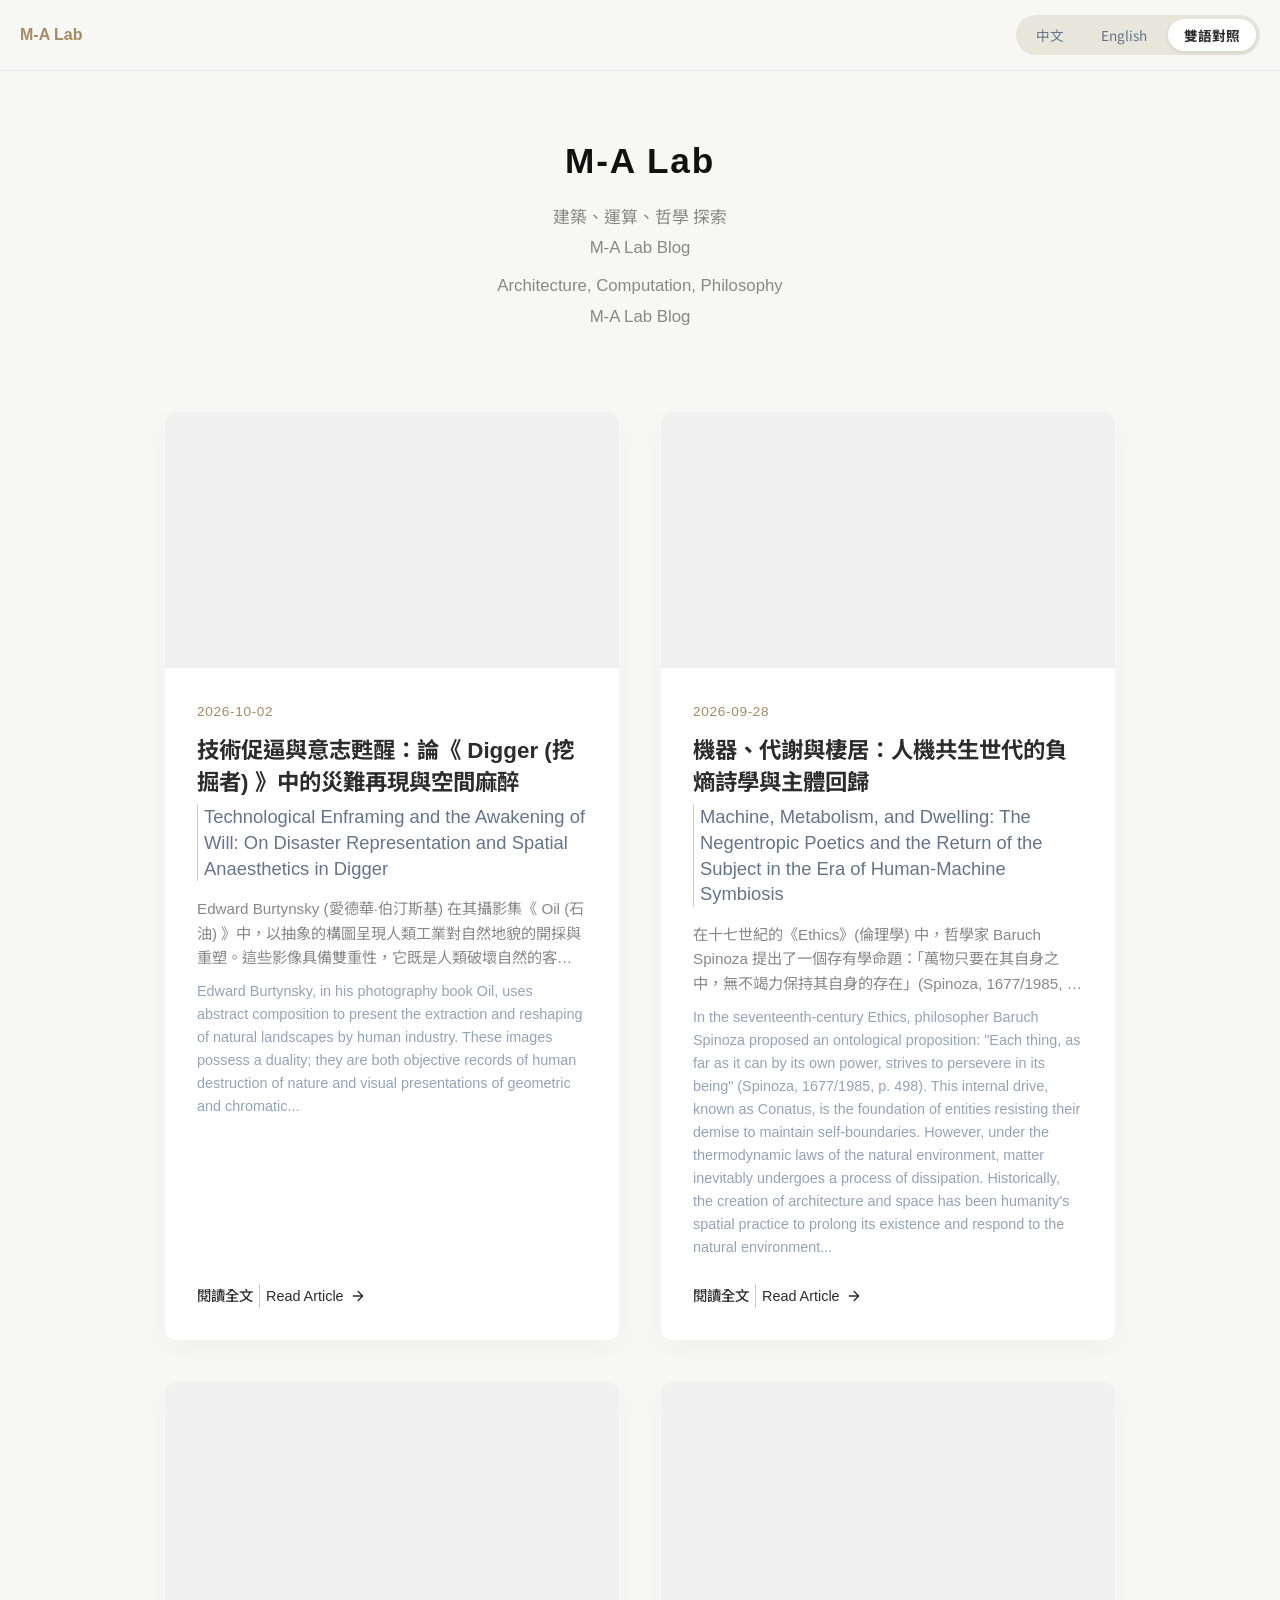
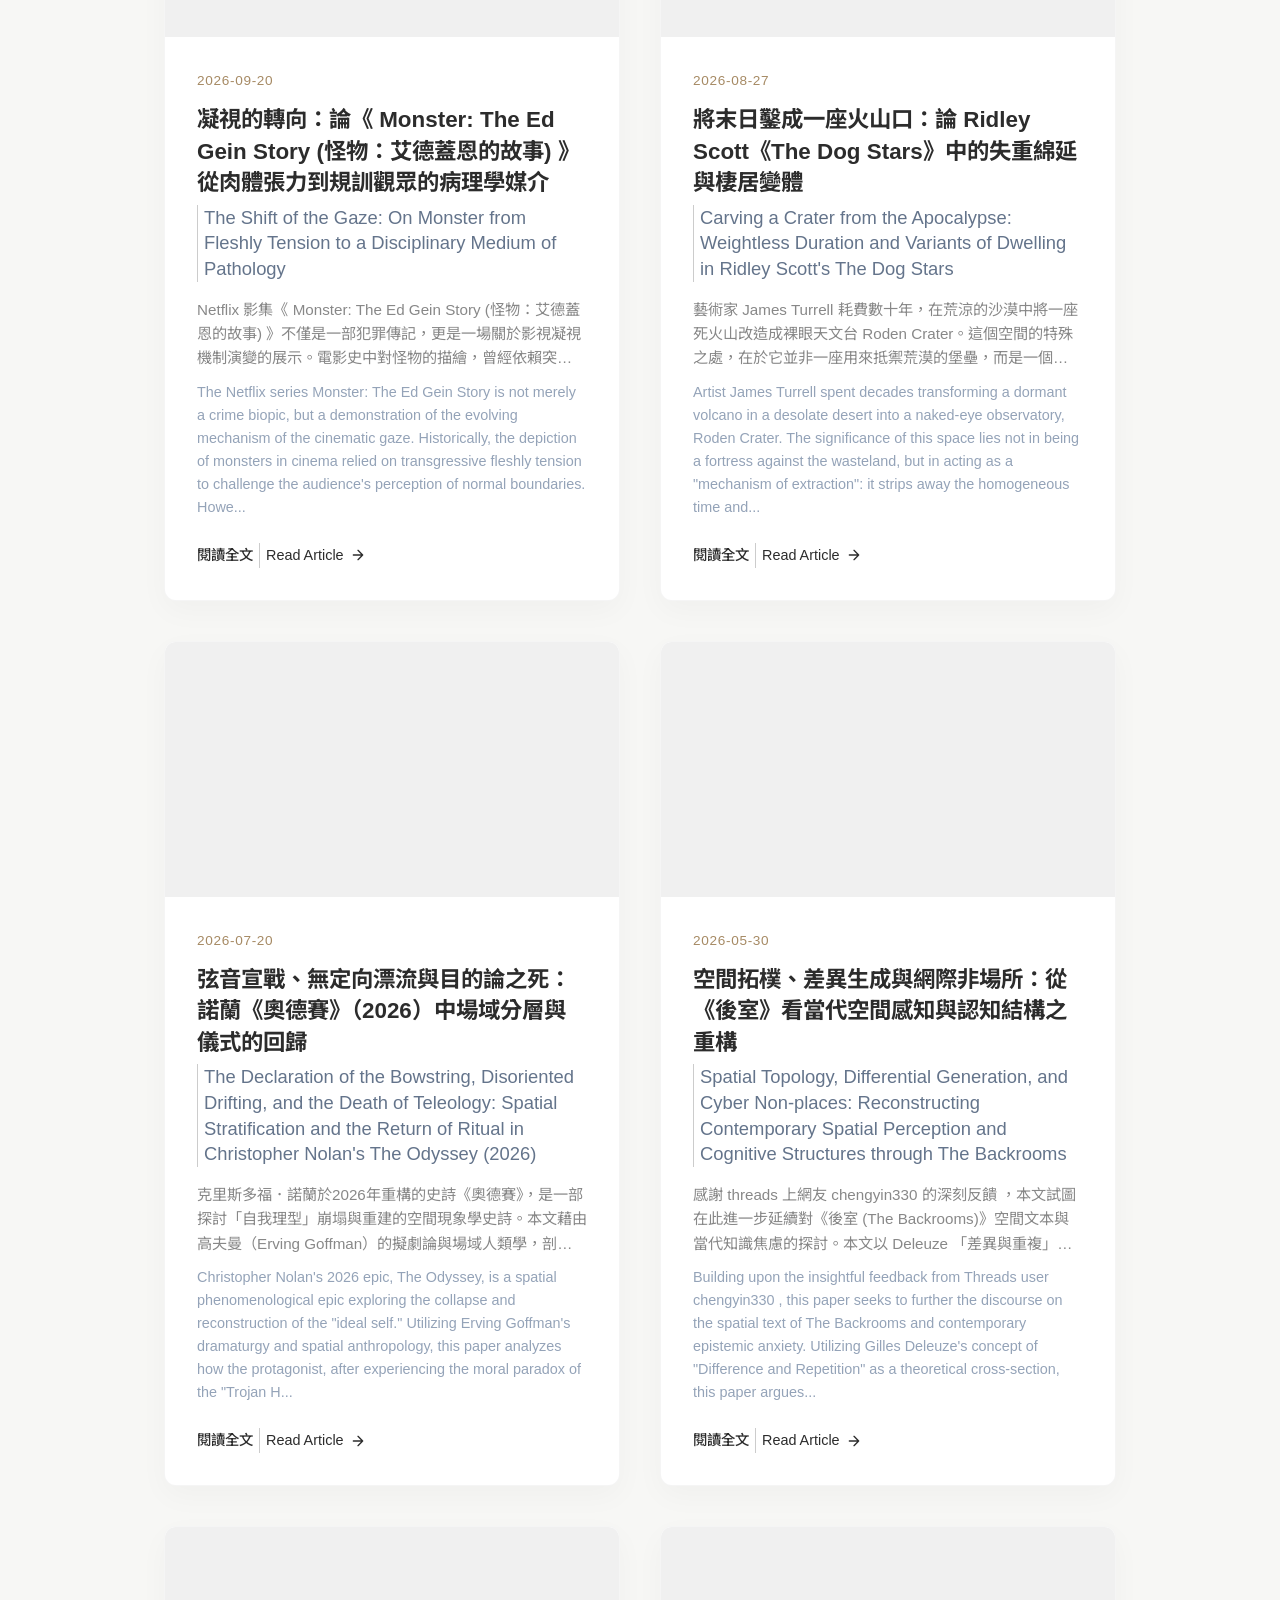
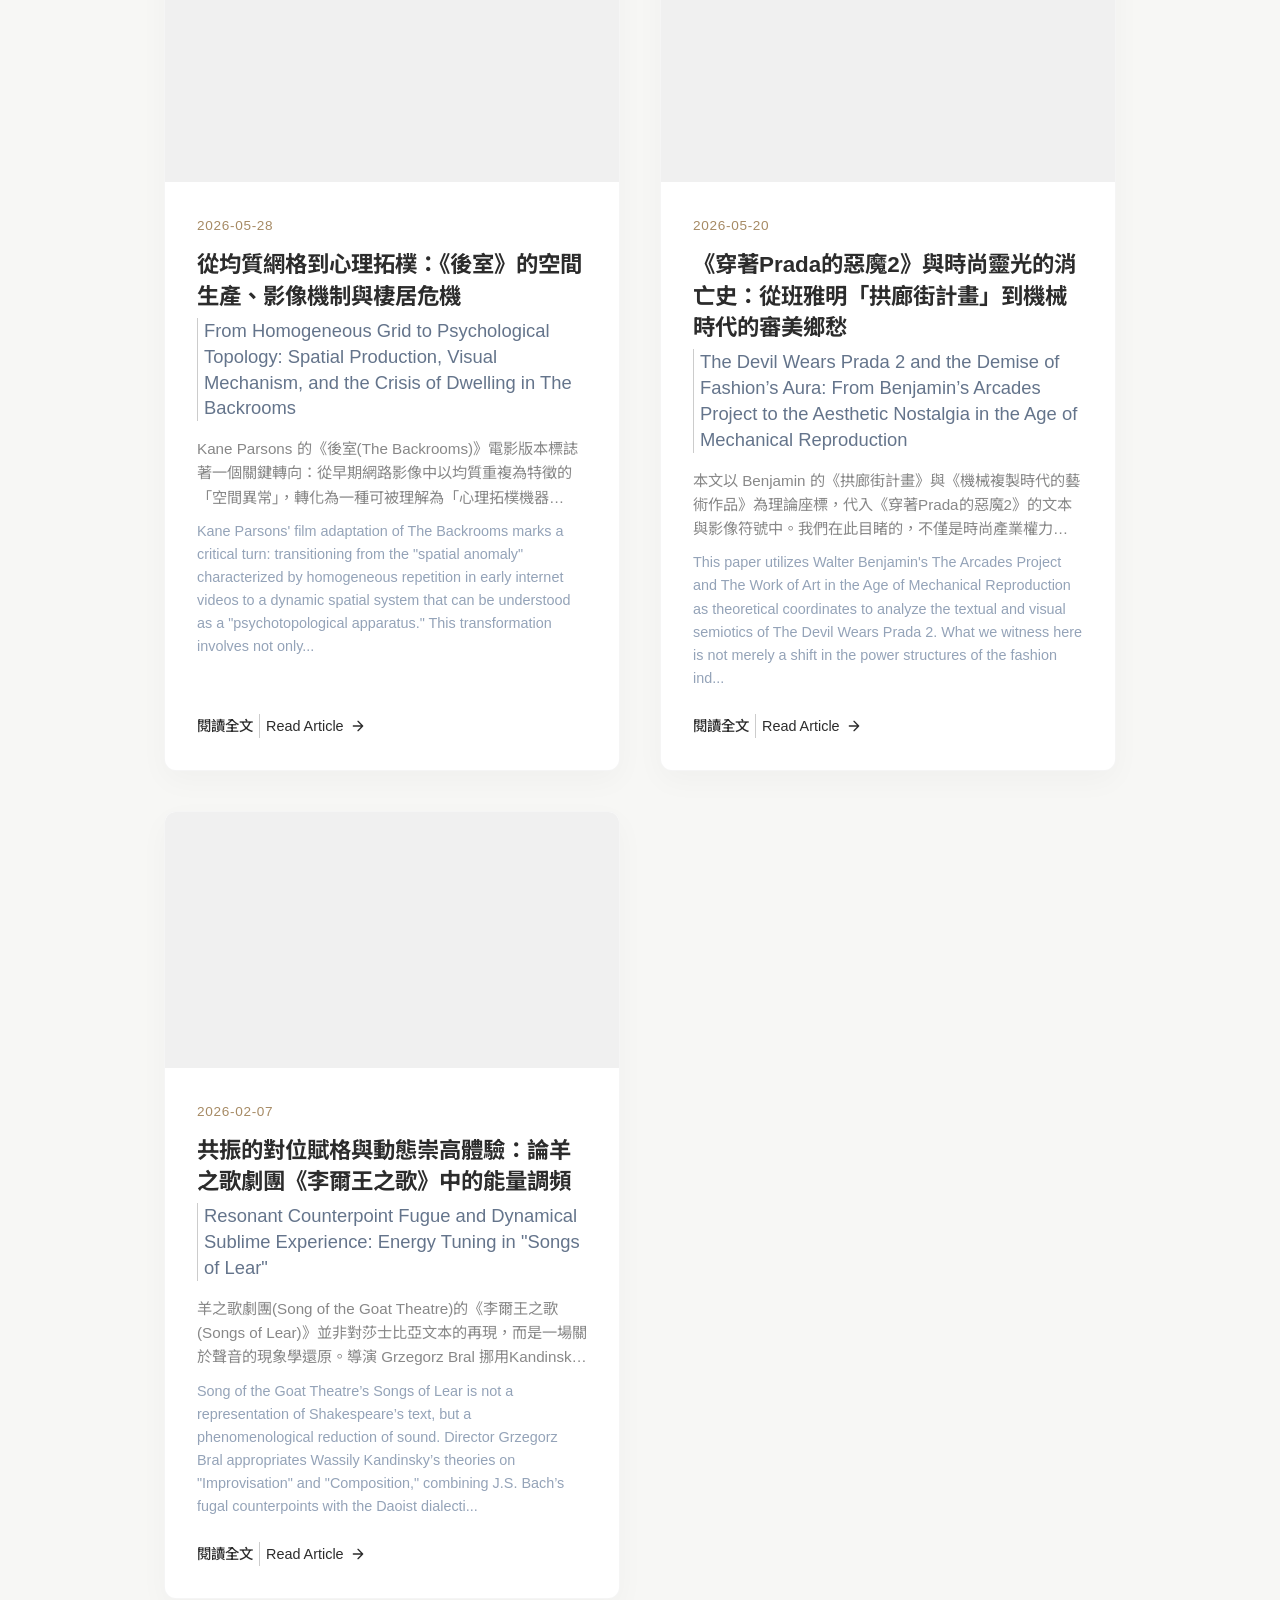
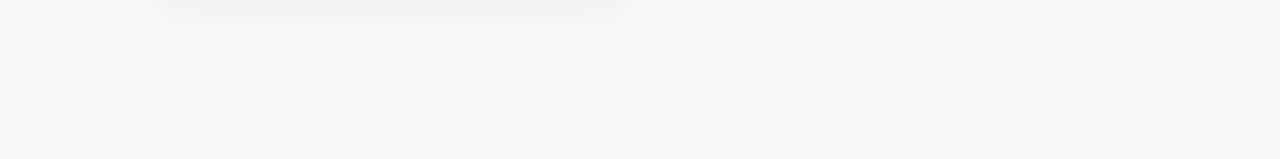
<file: posts/index.html>
<!DOCTYPE html>
<html lang="zh-TW">
<head>
    <meta charset="UTF-8">
    <meta name="viewport" content="width=device-width, initial-scale=1.0">
    <title> M-A Lab </title>
    <link href="https://fonts.googleapis.com/css2?family=Noto+Sans+TC:wght@400;500;700&display=swap" rel="stylesheet">
    <style>
        :root {
            --bg-color: #F7F7F5;
            --text-main: #2C2C2C;
            --text-muted: #888888;
            --accent-color: #A68A64;
            --secondary-color: #64748b;
            --card-bg: #FFFFFF;
            --border-radius: 12px;
            --border-color: #e2e8f0;
            /* 強制所有中文字型使用黑體 (無襯線體) */
            --font-zh: "Noto Sans TC", "PingFang TC", "Microsoft JhengHei", "Heiti TC", sans-serif;
            --font-en: "Helvetica Neue", Helvetica, Arial, sans-serif;
        }

        * { box-sizing: border-box; margin: 0; padding: 0; }

        body {
            font-family: var(--font-en), var(--font-zh);
            background-color: var(--bg-color);
            color: var(--text-main);
            line-height: 1.7;
            -webkit-font-smoothing: antialiased;
            padding: 0 0 100px 0;
            transition: all 0.3s ease;
        }

        /* 移除原有 serif 設定，統一使用黑體 */
        h1, h2, h3 { 
            font-family: var(--font-en), var(--font-zh); 
            font-weight: 700;
        }

        /* Top Control Bar */
        .control-bar {
            position: sticky;
            top: 0;
            background-color: rgba(247, 247, 245, 0.95);
            backdrop-filter: blur(10px);
            border-bottom: 1px solid var(--border-color);
            padding: 15px 20px;
            z-index: 1000;
            display: flex;
            justify-content: space-between;
            align-items: center;
            box-shadow: 0 2px 10px rgba(0,0,0,0.02);
        }

        .nav-title {
            font-size: 1rem;
            font-weight: 700;
            color: var(--accent-color);
            white-space: nowrap;
            overflow: hidden;
            text-overflow: ellipsis;
            max-width: 60%;
        }

        .lang-switcher {
            display: flex;
            gap: 5px;
            background: #E8E5DA;
            padding: 4px;
            border-radius: 20px;
        }

        .lang-btn {
            background: none;
            border: none;
            padding: 6px 16px;
            font-size: 0.85rem;
            font-family: var(--font-zh);
            cursor: pointer;
            border-radius: 16px;
            transition: all 0.2s ease;
            color: var(--secondary-color);
        }

        .lang-btn.active {
            background-color: white;
            color: var(--text-main);
            box-shadow: 0 2px 5px rgba(0,0,0,0.08);
            font-weight: bold;
        }

        /* Dynamic Visibility Modes */
        body.mode-zh .en-content { display: none !important; }
        body.mode-en .zh-content { display: none !important; }
        body.mode-bilingual .en-content { display: block; }
        span.en-content { display: inline-block; }
        body.mode-bilingual span.en-content { margin-left: 6px; padding-left: 6px; border-left: 1px solid #ccc;}

        .container {
            max-width: 1000px;
            margin: 0 auto;
            padding: 60px 24px;
        }

        header {
            text-align: center;
            margin-bottom: 80px;
        }

        header h1 {
            font-size: 2.2rem;
            color: #111;
            margin-bottom: 12px;
            letter-spacing: 0.05em;
        }

        header p.bio {
            color: var(--text-muted);
            font-size: 1.05rem;
            max-width: 600px;
            margin: 0 auto;
            line-height: 1.8;
        }

        .post-grid {
            display: grid;
            grid-template-columns: repeat(auto-fill, minmax(400px, 1fr));
            gap: 40px;
        }

        .post-card {
            background: var(--card-bg);
            border-radius: var(--border-radius);
            overflow: hidden;
            box-shadow: 0 10px 30px rgba(0,0,0,0.03);
            transition: transform 0.4s cubic-bezier(0.16, 1, 0.3, 1), box-shadow 0.4s ease;
            display: flex;
            flex-direction: column;
            height: 100%;
            border: 1px solid rgba(0,0,0,0.04);
        }

        .post-card:hover {
            transform: translateY(-6px);
            box-shadow: 0 20px 40px rgba(0,0,0,0.08);
        }

        .post-image {
            width: 100%;
            padding-top: 56.25%;
            position: relative;
            background-color: #F0F0F0;
            overflow: hidden;
        }

        .post-image img, .post-image .bg-img {
            position: absolute;
            top: 0; left: 0; width: 100%; height: 100%;
            object-fit: cover;
            transition: transform 0.6s ease;
        }

        .post-card:hover .post-image .bg-img {
            transform: scale(1.05);
        }

        .post-image.empty-state {
            background: linear-gradient(135deg, #F5F3EB 0%, #E8E5DA 100%);
        }
        .post-image.empty-state::after {
            content: '';
            position: absolute;
            top: 0; left: 0; right: 0; bottom: 0;
            background-image: radial-gradient(var(--accent-color) 1px, transparent 1px);
            background-size: 20px 20px;
            opacity: 0.15;
        }

        .post-content {
            padding: 32px;
            display: flex;
            flex-direction: column;
            flex-grow: 1;
        }

        .post-meta {
            font-size: 0.85rem;
            color: var(--accent-color);
            font-weight: 500;
            margin-bottom: 12px;
            letter-spacing: 0.05em;
        }

        .post-title {
            font-size: 1.4rem;
            margin-bottom: 16px;
            line-height: 1.4;
            font-weight: 700;
        }

        .post-title a {
            color: var(--text-main);
            text-decoration: none;
            transition: color 0.2s;
        }

        .post-title a:hover {
            color: var(--accent-color);
        }
        
        .post-title .en-content {
            font-size: 1.15rem;
            font-weight: 500;
            color: var(--secondary-color);
            margin-top: 6px;
            border-left: none;
            padding-left: 0;
            display: block !important;
        }
        
        body.mode-bilingual .post-title .en-content {
            display: block !important;
            margin-left: 0;
        }
        body.mode-zh .post-title .en-content { display: none !important; }

        .post-excerpt {
            color: var(--text-muted);
            font-size: 0.95rem;
            margin-bottom: 24px;
            line-height: 1.6;
            flex-grow: 1;
        }
        
        .post-excerpt p {
            display: -webkit-box;
            -webkit-line-clamp: 3;
            -webkit-box-orient: vertical;
            overflow: hidden;
        }
        
        body.mode-bilingual .post-excerpt p.en-content {
            margin-top: 10px;
            font-size: 0.9rem;
            color: #94a3b8;
        }

        .post-footer {
            margin-top: auto;
            display: flex;
            align-items: center;
        }

        .read-more {
            font-size: 0.9rem;
            color: var(--text-main);
            font-weight: 500;
            text-decoration: none;
            display: inline-flex;
            align-items: center;
            transition: color 0.2s;
        }

        .read-more svg {
            width: 16px; height: 16px;
            margin-left: 6px;
            transition: transform 0.2s;
        }

        .read-more:hover { color: var(--accent-color); }
        .read-more:hover svg { transform: translateX(4px); }

        @media (max-width: 768px) {
            .post-grid { grid-template-columns: 1fr; }
            header h1 { font-size: 1.8rem; }
            .control-bar { padding: 10px; }
            .lang-btn { padding: 4px 10px; font-size: 0.75rem; }
        }
    </style>
</head>
<body class="mode-bilingual">

    <div class="control-bar">
        <div class="nav-title" id="navTitle">M-A Lab</div>
        <div class="lang-switcher">
            <button class="lang-btn" onclick="setMode('zh')">中文</button>
            <button class="lang-btn" onclick="setMode('en')">English</button>
            <button class="lang-btn active" onclick="setMode('bilingual')">雙語對照</button>
        </div>
    </div>

    <div class="container">
        <header>
            <h1>M-A Lab</h1>
            <p class="bio zh-content">建築、運算、哲學 探索<br>M-A Lab Blog</p>
            <p class="bio en-content" style="margin-top: 8px;">Architecture, Computation, Philosophy<br>M-A Lab Blog</p>
        </header>
        
        <main class="post-grid" id="post-container">
            </main>
    </div>
    
    <script>
        // Language Toggle Function
        function setMode(mode) {
            document.querySelectorAll('.lang-btn').forEach(btn => btn.classList.remove('active'));
            
            const eventTarget = event ? event.target : null;
            if (eventTarget) {
                eventTarget.classList.add('active');
            } else {
                document.querySelectorAll('.lang-btn').forEach(btn => {
                    if(btn.getAttribute('onclick').includes(mode)) btn.classList.add('active');
                });
            }

            document.body.classList.remove('mode-zh', 'mode-en', 'mode-bilingual');
            document.body.classList.add('mode-' + mode);
        }

        // Fetch JSON Data and Generate Cards
        fetch('posts_data.json')
            .then(response => response.json())
            .then(posts => {
                const container = document.getElementById('post-container');
                let html = '';
                
                posts.forEach(post => {
                    // URL Encode filename
                    const safeFile = encodeURI(post.filename);
                    
                    // 從檔名取得日期 (解析檔名 "_" 前的 8 個字元為 西洋年+月+日)
                    let displayDate = "";
                    const filenamePrefix = post.filename.split('_')[0];
                    if (filenamePrefix && filenamePrefix.length === 8 && !isNaN(filenamePrefix)) {
                        const year = filenamePrefix.substring(0, 4);
                        const month = filenamePrefix.substring(4, 6);
                        const day = filenamePrefix.substring(6, 8);
                        displayDate = `${year}-${month}-${day}`;
                    } else {
                        displayDate = post.date || "Unknown Date"; // Fallback
                    }
                    
                    // Thumbnail
                    let thumbnailHtml = post.img_src ? 
                        `<div class="post-image"><div class="bg-img" style="background-image: url('${post.img_src}');"></div></div>` : 
                        `<div class="post-image empty-state"></div>`;
                    
                    // Content generation (支援預設欄位或多語系欄位)
                    const titleZh = post.title_zh || post.title || '';
                    const titleEn = post.title_en || post.title_en_fallback || ''; 
                    const excerptZh = post.excerpt_zh || post.excerpt || '';
                    const excerptEn = post.excerpt_en || '';
                    
                    html += `
                        <article class="post-card">
                            <a href="${safeFile}">${thumbnailHtml}</a>
                            <div class="post-content">
                                <div class="post-meta">${displayDate}</div>
                                <h2 class="post-title">
                                    <a href="${safeFile}">
                                        <span class="zh-content">${titleZh}</span>
                                        ${titleEn ? `<span class="en-content">${titleEn}</span>` : ''}
                                    </a>
                                </h2>
                                <div class="post-excerpt">
                                    <p class="zh-content">${excerptZh}</p>
                                    ${excerptEn ? `<p class="en-content">${excerptEn}</p>` : ''}
                                </div>
                                <div class="post-footer">
                                    <a href="${safeFile}" class="read-more">
                                        <span class="zh-content">閱讀全文</span>
                                        <span class="en-content">Read Article</span> 
                                        <svg viewBox="0 0 24 24"><path d="M5 12h14M12 5l7 7-7 7" stroke="currentColor" stroke-width="2" stroke-linecap="round" stroke-linejoin="round" fill="none"/></svg>
                                    </a>
                                </div>
                            </div>
                        </article>
                    `;
                });
                
                container.innerHTML = html;
            })
            .catch(error => {
                console.error('Error loading posts:', error);
                document.getElementById('post-container').innerHTML = '<p style="text-align:center; width:100%; color: var(--text-muted);">暫無文章或載入資料失敗 / No posts available or failed to load data.</p>';
            });
    </script>
</body>
</html>
</file>
